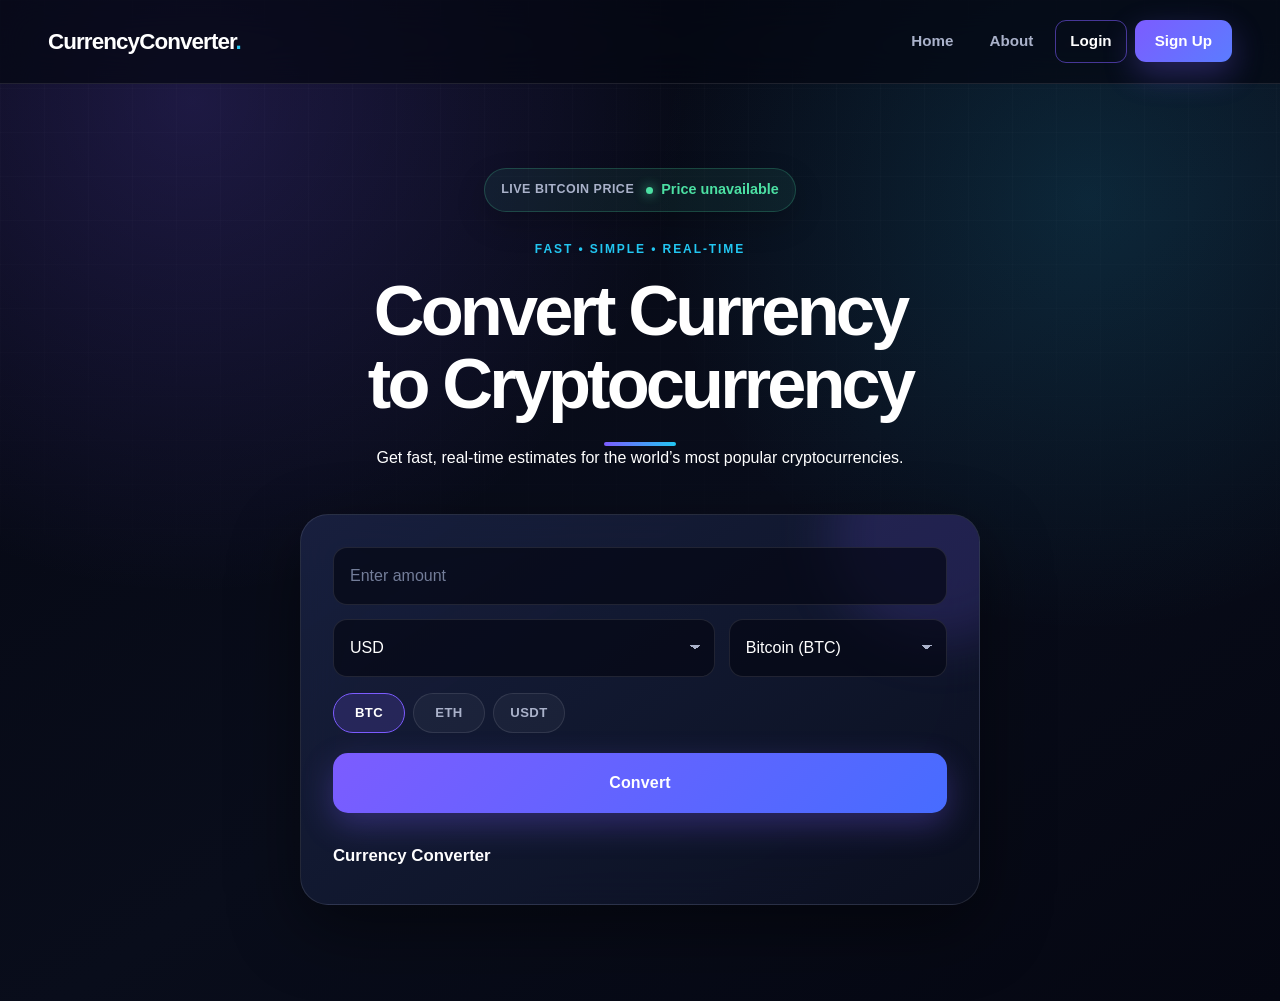
<file: index.html>
<!doctype html>
<html lang="en">
  <head>
    <meta charset="UTF-8" />
    <meta name="viewport" content="width=device-width, initial-scale=1.0" />
    <title>CurrencyConverter</title>

    <!-- CSS -->
    <link rel="stylesheet" href="src/styles.css" />
  </head>

  <body>
    <!-- HEADER -->
    <header class="header">
      <div class="logo">CurrencyConverter</div>

      <nav class="nav">
        <button class="nav-toggle" aria-label="Toggle navigation">☰</button>

        <ul class="nav-menu">
          <li><a href="index.html">Home</a></li>
          <li><a href="about.html">About</a></li>

          <!-- Auth buttons -->
          <li class="nav-login">
            <button id="openLogin" class="login-btn">Login</button>
          </li>
          <li class="nav-signup">
            <button class="signup-btn">Sign Up</button>
          </li>

          <!-- Logged-in links -->
          <li class="nav-dashboard" style="display: none">
            <a href="dashboard.html">Dashboard</a>
          </li>
          <li class="nav-logout" style="display: none">
            <button id="logoutBtn" class="login-btn">Logout</button>
          </li>
        </ul>
      </nav>
    </header>

    <!-- MAIN CONTENT -->
    <main class="container">
      <!-- LIVE BITCOIN PRICE -->
      <section id="btc-ticker">
        <h2>Live Bitcoin Price</h2>
        <p id="btcPrice">Loading...</p>
      </section>
      <!-- CONVERTER SECTION -->
      <section id="converter">
        <h1>Convert Currency to Cryptocurrency</h1>

        <p class="converter-subtitle">
          Get fast, real-time estimates for the world’s most popular
          cryptocurrencies.
        </p>

        <div class="converter">
          <input type="number" id="amount" placeholder="Enter amount" />

          <select id="currency">
            <option value="usd">USD</option>
            <option value="eur">EUR</option>
            <option value="gbp">GBP</option>
          </select>

          <select id="crypto">
            <option value="bitcoin">Bitcoin (BTC)</option>
            <option value="ethereum">Ethereum (ETH)</option>
            <option value="tether">Tether (USDT)</option>
            <option value="solana">Solana (SOL)</option>
            <option value="litecoin">Litecoin (LTC)</option>
          </select>

          <div class="quick-convert">
            <button data-crypto="bitcoin">BTC</button>
            <button data-crypto="ethereum">ETH</button>
            <button data-crypto="tether">USDT</button>
          </div>

          <button id="convertBtn">Convert</button>

          <p id="result"></p>
        </div>
      </section>
    </main>

    <!-- LOGIN MODAL -->
    <div class="modal-overlay" id="loginModal">
      <div class="modal">
        <button class="modal-x" aria-label="Close modal">&times;</button>

        <h2>Business Login</h2>

        <input type="email" placeholder="Business Email" />
        <input type="password" placeholder="Password" />

        <button class="primary-btn">Login</button>
        <button class="modal-close">Cancel</button>
      </div>
    </div>

    <!-- SIGN UP MODAL -->
<div class="modal-overlay" id="signupModal">
  <div class="modal">
    <button
      type="button"
      class="modal-x"
      aria-label="Close sign-up modal"
    >
      &times;
    </button>

    <h2>Create Your Account</h2>

    <input
      id="signupName"
      type="text"
      placeholder="Name or business name"
      autocomplete="organization"
    />

    <input
      id="signupEmail"
      type="email"
      placeholder="Email address"
      autocomplete="email"
    />

    <input
      id="signupPassword"
      type="password"
      placeholder="Password"
      autocomplete="new-password"
    />

    <input
      id="signupConfirmPassword"
      type="password"
      placeholder="Confirm password"
      autocomplete="new-password"
    />

    <p class="modal-message" id="signupMessage"></p>

    <button
      type="button"
      class="primary-btn"
      id="createAccountBtn"
    >
      Create Account
    </button>

    <button type="button" class="modal-close">
      Cancel
    </button>
  </div>
</div>

    <!-- JS -->
    <script src="src/script.js"></script>
  </body>
</html>
</file>
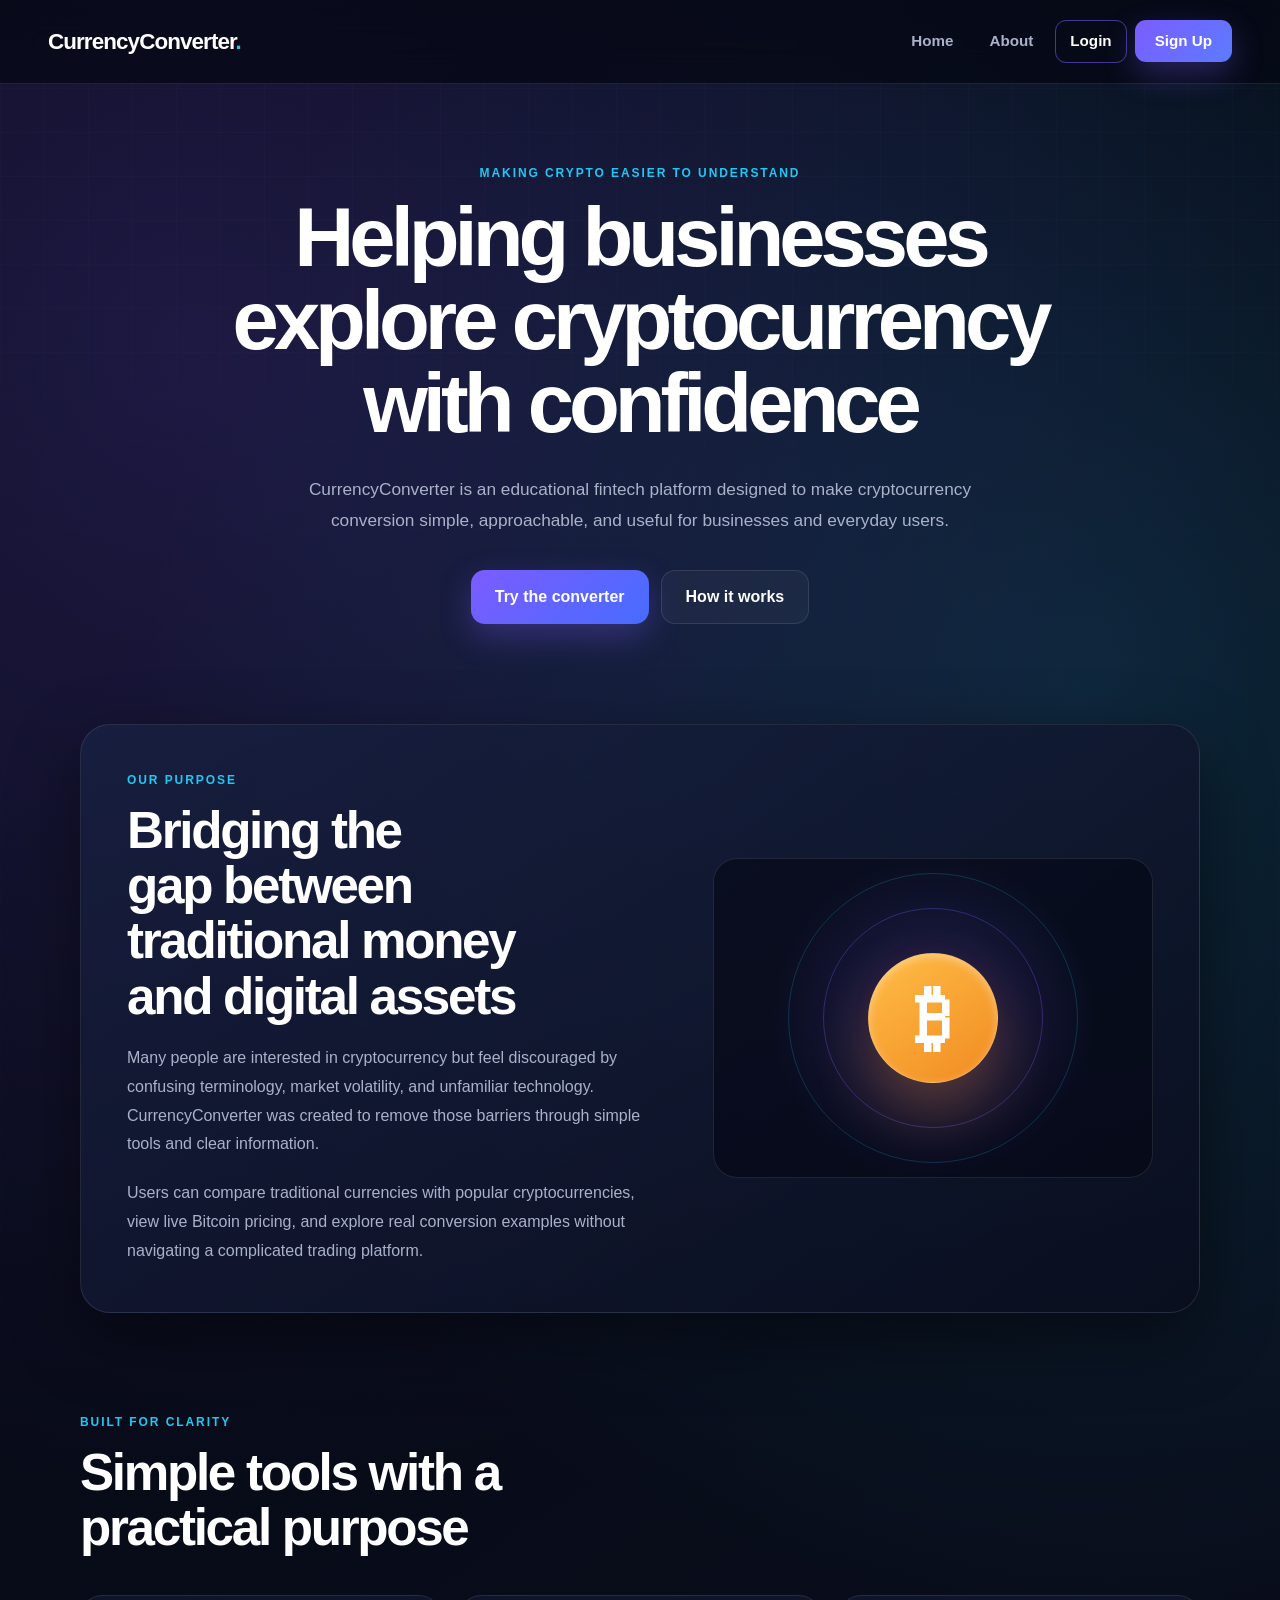
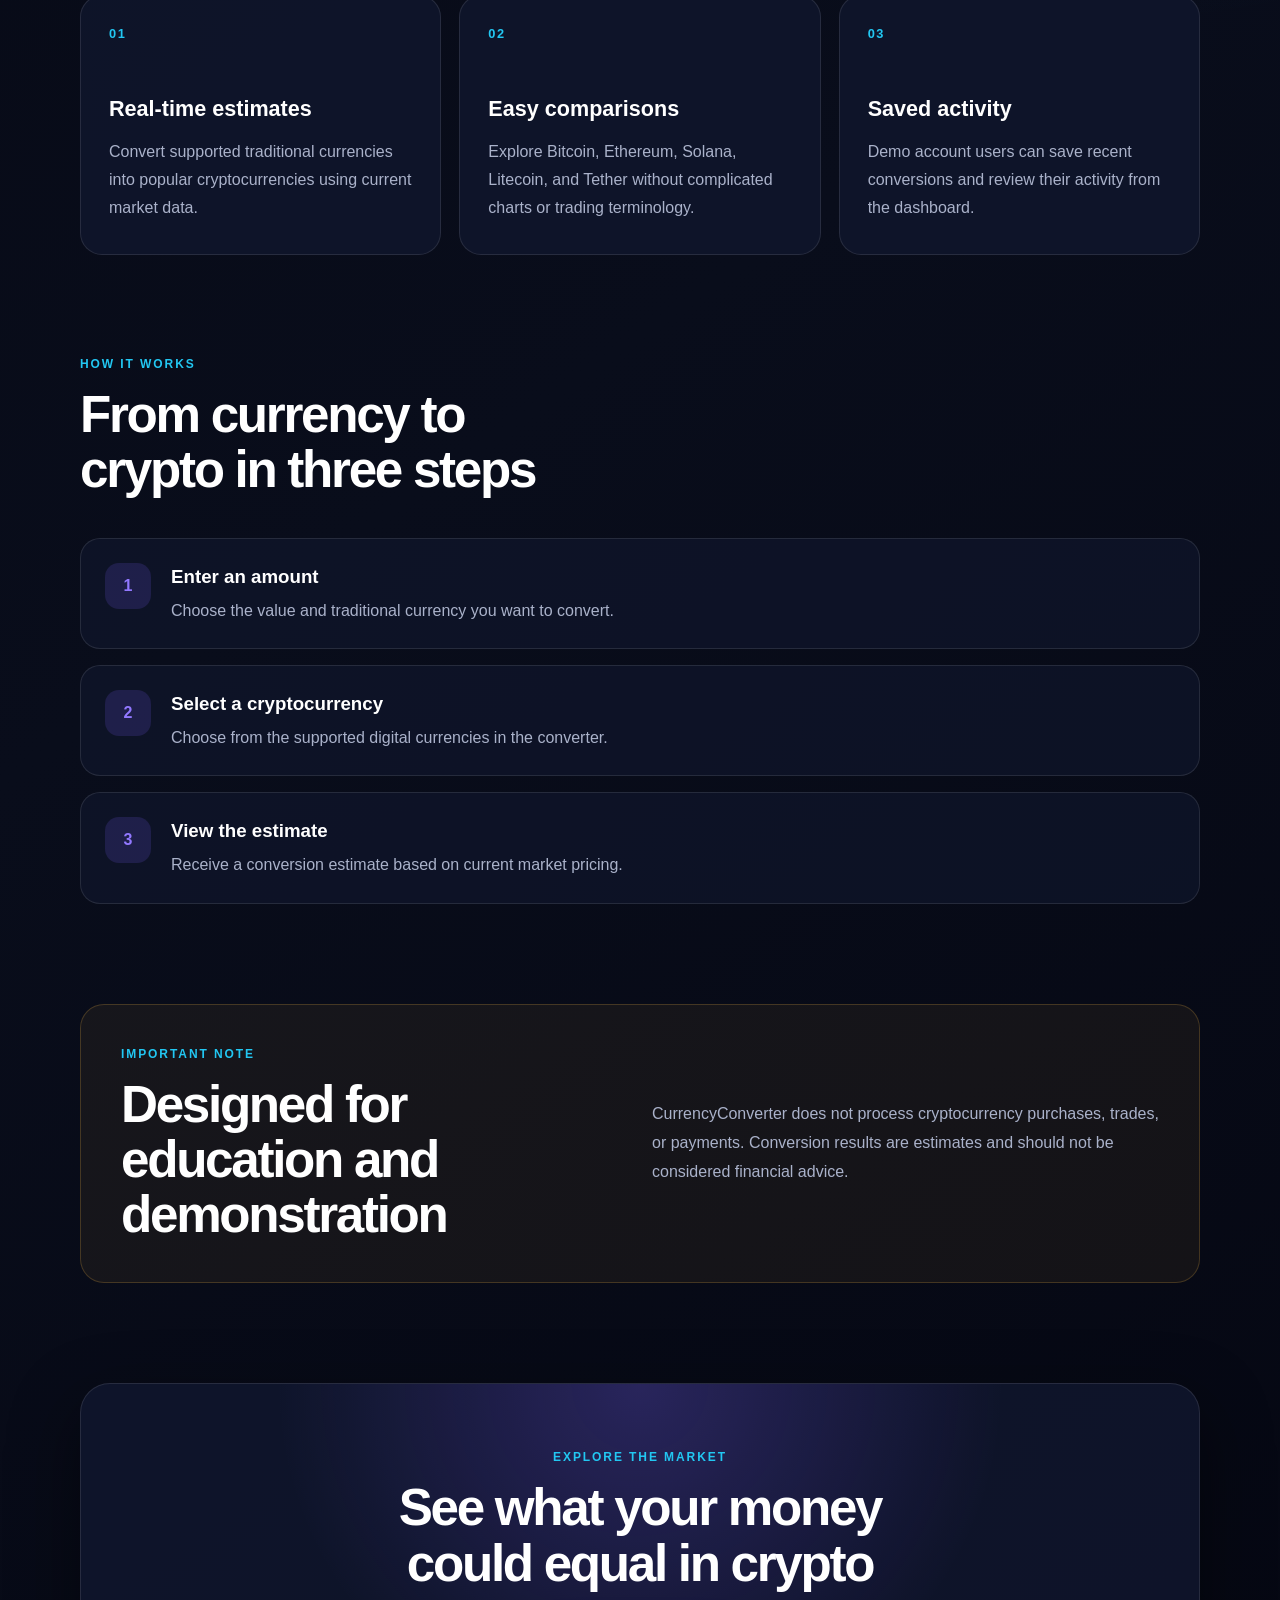
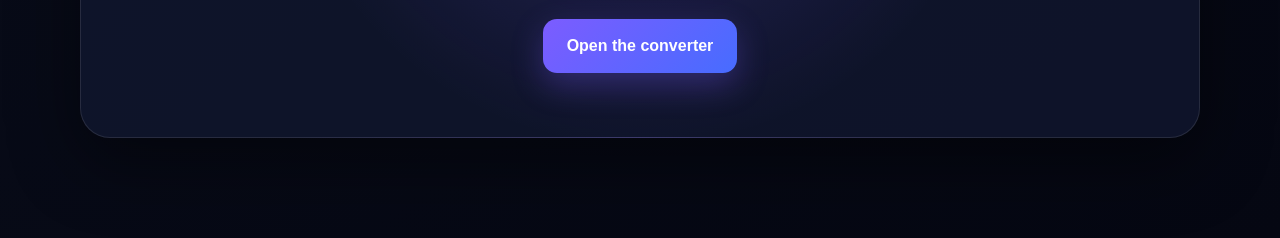
<file: about.html>
<!DOCTYPE html>
<html lang="en">
  <head>
    <meta charset="UTF-8" />
    <meta
      name="viewport"
      content="width=device-width, initial-scale=1.0"
    />

    <meta
      name="description"
      content="Learn how CurrencyConverter makes cryptocurrency conversion easier to understand for businesses and everyday users."
    />

    <title>About | CurrencyConverter</title>

    <link rel="stylesheet" href="src/styles.css" />
  </head>

  <body>
    <header class="header">
      <a href="index.html" class="logo">CurrencyConverter</a>

      <nav class="nav" aria-label="Main navigation">
        <button
          type="button"
          class="nav-toggle"
          aria-label="Toggle navigation"
          aria-expanded="false"
        >
          ☰
        </button>

        <ul class="nav-menu">
          <li>
            <a href="index.html">Home</a>
          </li>

          <li>
            <a href="about.html">About</a>
          </li>

          <li class="nav-login">
            <button
              type="button"
              id="openLogin"
              class="login-btn"
            >
              Login
            </button>
          </li>

          <li class="nav-signup">
            <button type="button" class="signup-btn">
              Sign Up
            </button>
          </li>

          <li class="nav-dashboard" style="display: none">
            <a href="dashboard.html">Dashboard</a>
          </li>

          <li class="nav-logout" style="display: none">
            <button
              type="button"
              id="logoutBtn"
              class="login-btn"
            >
              Logout
            </button>
          </li>
        </ul>
      </nav>
    </header>

    <main class="about-page">
      <section class="about-hero">
        <p class="about-hero__eyebrow">
          Making crypto easier to understand
        </p>

        <h1>
          Helping businesses explore cryptocurrency with confidence
        </h1>

        <p class="about-hero__intro">
          CurrencyConverter is an educational fintech platform
          designed to make cryptocurrency conversion simple,
          approachable, and useful for businesses and everyday users.
        </p>

        <div class="about-hero__actions">
          <a
            href="index.html#converter"
            class="about-btn about-btn--primary"
          >
            Try the converter
          </a>

          <a
            href="#how-it-works"
            class="about-btn about-btn--secondary"
          >
            How it works
          </a>
        </div>
      </section>

      <section class="about-mission">
        <div class="about-mission__content">
          <p class="about-section__eyebrow">Our purpose</p>

          <h2>
            Bridging the gap between traditional money and digital
            assets
          </h2>

          <p>
            Many people are interested in cryptocurrency but feel
            discouraged by confusing terminology, market volatility,
            and unfamiliar technology. CurrencyConverter was created
            to remove those barriers through simple tools and clear
            information.
          </p>

          <p>
            Users can compare traditional currencies with popular
            cryptocurrencies, view live Bitcoin pricing, and explore
            real conversion examples without navigating a complicated
            trading platform.
          </p>
        </div>

        <div class="about-mission__visual" aria-hidden="true">
          <div class="about-orbit about-orbit--one"></div>
          <div class="about-orbit about-orbit--two"></div>

          <div class="about-coin">
            <span>₿</span>
          </div>
        </div>
      </section>

      <section class="about-features">
        <div class="about-section-heading">
          <p class="about-section__eyebrow">Built for clarity</p>

          <h2>Simple tools with a practical purpose</h2>
        </div>

        <div class="about-feature-grid">
          <article class="about-feature-card">
            <span class="about-feature-card__number">01</span>

            <h3>Real-time estimates</h3>

            <p>
              Convert supported traditional currencies into popular
              cryptocurrencies using current market data.
            </p>
          </article>

          <article class="about-feature-card">
            <span class="about-feature-card__number">02</span>

            <h3>Easy comparisons</h3>

            <p>
              Explore Bitcoin, Ethereum, Solana, Litecoin, and Tether
              without complicated charts or trading terminology.
            </p>
          </article>

          <article class="about-feature-card">
            <span class="about-feature-card__number">03</span>

            <h3>Saved activity</h3>

            <p>
              Demo account users can save recent conversions and
              review their activity from the dashboard.
            </p>
          </article>
        </div>
      </section>

      <section class="about-process" id="how-it-works">
        <div class="about-section-heading">
          <p class="about-section__eyebrow">How it works</p>

          <h2>From currency to crypto in three steps</h2>
        </div>

        <div class="about-steps">
          <article class="about-step">
            <div class="about-step__icon">1</div>

            <div>
              <h3>Enter an amount</h3>

              <p>
                Choose the value and traditional currency you want to
                convert.
              </p>
            </div>
          </article>

          <article class="about-step">
            <div class="about-step__icon">2</div>

            <div>
              <h3>Select a cryptocurrency</h3>

              <p>
                Choose from the supported digital currencies in the
                converter.
              </p>
            </div>
          </article>

          <article class="about-step">
            <div class="about-step__icon">3</div>

            <div>
              <h3>View the estimate</h3>

              <p>
                Receive a conversion estimate based on current market
                pricing.
              </p>
            </div>
          </article>
        </div>
      </section>

      <section class="about-disclaimer">
        <div>
          <p class="about-section__eyebrow">Important note</p>

          <h2>Designed for education and demonstration</h2>
        </div>

        <p>
          CurrencyConverter does not process cryptocurrency purchases,
          trades, or payments. Conversion results are estimates and
          should not be considered financial advice.
        </p>
      </section>

      <section class="about-cta">
        <p class="about-section__eyebrow">
          Explore the market
        </p>

        <h2>See what your money could equal in crypto</h2>

        <a
          href="index.html#converter"
          class="about-btn about-btn--primary"
        >
          Open the converter
        </a>
      </section>
    </main>

    <!-- LOGIN MODAL -->
    <div class="modal-overlay" id="loginModal">
      <div class="modal">
        <button
          type="button"
          class="modal-x"
          aria-label="Close login modal"
        >
          &times;
        </button>

        <h2>Account Login</h2>

        <input
          type="email"
          placeholder="Email address"
          autocomplete="email"
        />

        <input
          type="password"
          placeholder="Password"
          autocomplete="current-password"
        />

        <button type="button" class="primary-btn">
          Login
        </button>

        <button type="button" class="modal-close">Cancel</button>
      </div>
    </div>

    <!-- SIGN UP MODAL -->
<div class="modal-overlay" id="signupModal">
  <div class="modal">
    <button
      type="button"
      class="modal-x"
      aria-label="Close sign-up modal"
    >
      &times;
    </button>

    <h2>Create Your Account</h2>

    <input
      id="signupName"
      type="text"
      placeholder="Name or business name"
      autocomplete="organization"
    />

    <input
      id="signupEmail"
      type="email"
      placeholder="Email address"
      autocomplete="email"
    />

    <input
      id="signupPassword"
      type="password"
      placeholder="Password"
      autocomplete="new-password"
    />

    <input
      id="signupConfirmPassword"
      type="password"
      placeholder="Confirm password"
      autocomplete="new-password"
    />

    <p class="modal-message" id="signupMessage"></p>

    <button
      type="button"
      class="primary-btn"
      id="createAccountBtn"
    >
      Create Account
    </button>

    <button type="button" class="modal-close">
      Cancel
    </button>
  </div>
</div>

    <script src="src/script.js"></script>
  </body>
</html>
</file>
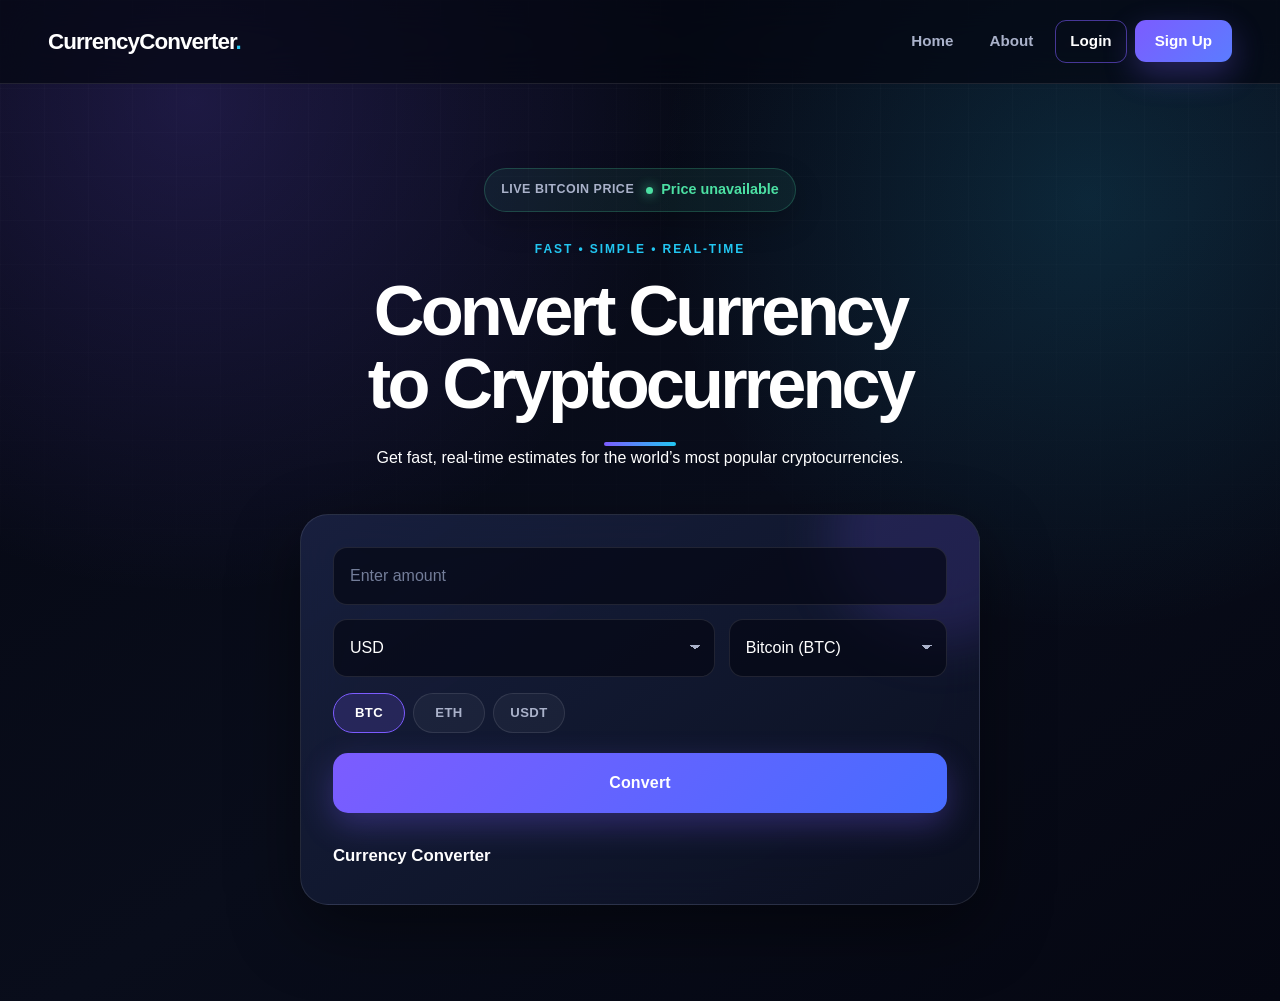
<file: dashboard.html>
<!DOCTYPE html>
<html lang="en">
<head>
  <meta charset="UTF-8">
  <meta name="viewport" content="width=device-width, initial-scale=1.0">
  <title>Business Dashboard</title>
  <link rel="stylesheet" href="src/styles.css">
</head>
<body>

  <!-- HEADER -->
  <header class="header">
    <div class="logo">CurrencyConverter</div>

    <nav class="nav">
      <button class="nav-toggle" aria-label="Toggle navigation">☰</button>

      <ul class="nav-menu">
        <li><a href="index.html">Home</a></li>
        <li><a href="about.html">About</a></li>
        <li><button id="logoutBtn" class="login-btn">Logout</button></li>
      </ul>
    </nav>
  </header>

  <!-- MAIN CONTENT -->
  <main class="container">
    <h1>Your Conversion Reports</h1>

    <!-- Clear History Button -->
    <button id="clearHistoryBtn" class="primary-btn">Clear History</button>

    <table id="reportTable">
      <thead>
        <tr>
          <th>Date</th>
          <th>Amount</th>
          <th>Currency</th>
          <th>Crypto</th>
          <th>Result</th>
        </tr>
      </thead>
      <tbody></tbody>
    </table>
  </main>

  <!-- DASHBOARD SCRIPT -->
  <script>
    // Redirect if not logged in
    if (!localStorage.getItem('isLoggedIn')) {
      window.location.href = "index.html";
    }

    const logoutBtn = document.getElementById('logoutBtn');
    const tableBody = document.querySelector('#reportTable tbody');
    const clearHistoryBtn = document.getElementById('clearHistoryBtn');

    // Load conversion reports
    function loadReports() {
      tableBody.innerHTML = '';
      const reports = JSON.parse(localStorage.getItem('reports')) || [];

      if (reports.length === 0) {
        const row = document.createElement('tr');
        row.innerHTML = `<td colspan="5" style="text-align:center;">No conversion history yet.</td>`;
        tableBody.appendChild(row);
        return;
      }

      reports.forEach(report => {
        const row = document.createElement('tr');
        row.innerHTML = `
          <td>${report.date}</td>
          <td>${report.amount}</td>
          <td>${report.currency}</td>
          <td>${report.crypto}</td>
          <td>${report.result}</td>
        `;
        tableBody.appendChild(row);
      });
    }

    loadReports();

    // Clear history
    clearHistoryBtn.addEventListener('click', () => {
      if (confirm('Are you sure you want to clear all conversion history?')) {
        localStorage.removeItem('reports');
        loadReports();
      }
    });

    // Logout
    logoutBtn.addEventListener('click', () => {
      localStorage.removeItem('isLoggedIn');
      window.location.href = "index.html";
    });

    // Optional: mobile nav toggle
    const toggleBtn = document.querySelector('.nav-toggle');
    const navMenu = document.querySelector('.nav-menu');
    if (toggleBtn && navMenu) {
      toggleBtn.addEventListener('click', () => {
        navMenu.classList.toggle('open');
        toggleBtn.classList.toggle('active');
        document.body.classList.toggle('menu-open');
      });
    }
  </script>

</body>
</html>
</file>
<file: src/styles.css>
:root {
  --background: #050712;
  --background-soft: #0b1020;
  --surface: rgba(17, 24, 48, 0.82);
  --surface-solid: #111830;
  --surface-light: #182142;

  --primary: #7c5cff;
  --primary-hover: #9278ff;
  --secondary: #22c7f2;
  --success: #4ce0a3;

  --text-primary: #ffffff;
  --text-secondary: #aab2ca;
  --text-muted: #737d99;

  --border: rgba(255, 255, 255, 0.1);
  --border-primary: rgba(124, 92, 255, 0.55);

  --shadow-card: 0 24px 70px rgba(0, 0, 0, 0.45);
  --shadow-primary: 0 12px 32px rgba(124, 92, 255, 0.3);
}

*,
*::before,
*::after {
  box-sizing: border-box;
  margin: 0;
  padding: 0;
}

html {
  scroll-behavior: smooth;
}

body {
  min-width: 320px;
  min-height: 100vh;
  overflow-x: hidden;
  background:
    radial-gradient(
      circle at 15% 10%,
      rgba(124, 92, 255, 0.2),
      transparent 35%
    ),
    radial-gradient(
      circle at 85% 20%,
      rgba(34, 199, 242, 0.14),
      transparent 32%
    ),
    linear-gradient(145deg, #050712 0%, #090d1b 55%, #050712 100%);
  color: var(--text-primary);
  font-family: Inter, Arial, Helvetica, sans-serif;
  line-height: 1.5;
}

body::before {
  content: "";
  position: fixed;
  inset: 0;
  z-index: -1;
  pointer-events: none;
  background-image:
    linear-gradient(rgba(255, 255, 255, 0.018) 1px, transparent 1px),
    linear-gradient(90deg, rgba(255, 255, 255, 0.018) 1px, transparent 1px);
  background-size: 44px 44px;
  mask-image: linear-gradient(to bottom, black, transparent 85%);
}

body.menu-open {
  overflow: hidden;
}

a {
  color: inherit;
  text-decoration: none;
}

button,
input,
select {
  font: inherit;
}

button {
  cursor: pointer;
}

/* HEADER */

.header {
  position: relative;
  z-index: 100;
  display: flex;
  align-items: center;
  justify-content: space-between;
  min-height: 76px;
  padding: 0 24px;
  border-bottom: 1px solid var(--border);
  background: rgba(5, 7, 18, 0.72);
  backdrop-filter: blur(18px);
  -webkit-backdrop-filter: blur(18px);
}

.logo {
  font-size: 1.4rem;
  font-weight: 800;
  letter-spacing: -0.04em;
}

.logo::after {
  content: ".";
  color: var(--secondary);
}

/* NAVIGATION */

.nav {
  display: flex;
  align-items: center;
}

.nav-toggle {
  display: flex;
  align-items: center;
  justify-content: center;
  width: 44px;
  height: 44px;
  padding: 0;
  border: 1px solid var(--border-primary);
  border-radius: 12px;
  background: rgba(124, 92, 255, 0.1);
  color: var(--text-primary);
  font-size: 1.35rem;
  transition:
    transform 0.25s ease,
    background-color 0.25s ease,
    box-shadow 0.25s ease;
}

.nav-toggle:hover {
  background: rgba(124, 92, 255, 0.2);
  box-shadow: 0 0 24px rgba(124, 92, 255, 0.25);
}

.nav-toggle.active {
  transform: rotate(90deg);
}

.nav-menu {
  position: absolute;
  top: 66px;
  right: 16px;
  display: flex;
  min-width: 220px;
  flex-direction: column;
  gap: 6px;
  padding: 12px;
  border: 1px solid var(--border);
  border-radius: 18px;
  background: rgba(13, 18, 37, 0.96);
  box-shadow: var(--shadow-card);
  list-style: none;
  opacity: 0;
  pointer-events: none;
  transform: translateY(-10px) scale(0.98);
  transform-origin: top right;
  transition:
    opacity 0.25s ease,
    transform 0.25s ease;
  backdrop-filter: blur(18px);
  -webkit-backdrop-filter: blur(18px);
}

.nav-menu.open {
  opacity: 1;
  pointer-events: auto;
  transform: translateY(0) scale(1);
}

.nav-menu li {
  width: 100%;
}

.nav-menu a,
.nav-menu button {
  display: flex;
  align-items: center;
  width: 100%;
  min-height: 44px;
  padding: 10px 14px;
  border: none;
  border-radius: 11px;
  background: transparent;
  color: var(--text-secondary);
  text-align: left;
  font-size: 0.95rem;
  font-weight: 600;
  transition:
    color 0.2s ease,
    background-color 0.2s ease;
}

.nav-menu a:hover,
.nav-menu button:hover {
  background: rgba(255, 255, 255, 0.06);
  color: var(--text-primary);
}

.nav-menu .signup-btn {
  justify-content: center;
  background: linear-gradient(135deg, var(--primary), #5b7cff);
  color: #ffffff;
  box-shadow: var(--shadow-primary);
}

.nav-menu .signup-btn:hover {
  background: linear-gradient(135deg, var(--primary-hover), #718eff);
}

.nav-menu .login-btn {
  justify-content: center;
  border: 1px solid var(--border-primary);
  color: var(--text-primary);
}

/* MAIN LAYOUT */

.container {
  width: min(100% - 32px, 1040px);
  margin: 0 auto;
  padding: 64px 0 96px;
  text-align: center;
}

/* BITCOIN TICKER */

#btc-ticker {
  display: inline-flex;
  align-items: center;
  gap: 12px;
  margin-bottom: 28px;
  padding: 10px 16px;
  border: 1px solid rgba(76, 224, 163, 0.22);
  border-radius: 100px;
  background: rgba(76, 224, 163, 0.07);
  box-shadow: 0 12px 30px rgba(0, 0, 0, 0.2);
}

#btc-ticker h2 {
  color: var(--text-secondary);
  font-size: 0.78rem;
  font-weight: 600;
  letter-spacing: 0.04em;
  text-transform: uppercase;
}

#btcPrice {
  color: var(--success);
  font-size: 0.9rem;
  font-weight: 800;
}

#btcPrice::before {
  content: "";
  display: inline-block;
  width: 7px;
  height: 7px;
  margin-right: 8px;
  border-radius: 50%;
  background: var(--success);
  box-shadow: 0 0 12px var(--success);
}

/* CONVERTER */

#converter {
  position: relative;
  width: min(100%, 680px);
  margin: 0 auto;
}

#converter::before {
  content: "Fast • Simple • Real-time";
  display: block;
  margin-bottom: 16px;
  color: var(--secondary);
  font-size: 0.75rem;
  font-weight: 800;
  letter-spacing: 0.16em;
  text-transform: uppercase;
}

#converter h1 {
  max-width: 620px;
  margin: 0 auto;
  font-size: clamp(2.25rem, 7vw, 4.4rem);
  font-weight: 800;
  line-height: 1.04;
  letter-spacing: -0.055em;
  text-wrap: balance;
}

#converter h1::after {
  content: "";
  display: block;
  width: 72px;
  height: 4px;
  margin: 22px auto 0;
  border-radius: 10px;
  background: linear-gradient(90deg, var(--primary), var(--secondary));
}

.converter {
  position: relative;
  display: grid;
  grid-template-columns: 1fr;
  gap: 14px;
  margin-top: 44px;
  padding: 24px;
  border: 1px solid var(--border);
  border-radius: 28px;
  background: linear-gradient(
    145deg,
    rgba(26, 34, 67, 0.88),
    rgba(11, 16, 32, 0.92)
  );
  box-shadow: var(--shadow-card);
  overflow: hidden;
  text-align: left;
  backdrop-filter: blur(20px);
  -webkit-backdrop-filter: blur(20px);
}

.converter::before {
  content: "";
  position: absolute;
  top: -90px;
  right: -70px;
  width: 220px;
  height: 220px;
  border-radius: 50%;
  background: rgba(124, 92, 255, 0.16);
  filter: blur(25px);
  pointer-events: none;
}

.converter::after {
  content: "Currency Converter";
  position: relative;
  grid-column: 1 / -1;
  margin-bottom: 4px;
  color: var(--text-primary);
  font-size: 1.05rem;
  font-weight: 700;
}

.converter input,
.converter select {
  position: relative;
  z-index: 1;
  width: 100%;
  height: 58px;
  padding: 0 16px;
  border: 1px solid var(--border);
  border-radius: 14px;
  outline: none;
  background: rgba(5, 8, 21, 0.7);
  color: var(--text-primary);
  font-size: 1rem;
  transition:
    border-color 0.2s ease,
    box-shadow 0.2s ease,
    background-color 0.2s ease;
}

.converter input::placeholder {
  color: var(--text-muted);
}

.converter input:focus,
.converter select:focus {
  border-color: var(--primary);
  background: rgba(10, 14, 31, 0.95);
  box-shadow: 0 0 0 4px rgba(124, 92, 255, 0.13);
}

.converter select {
  appearance: none;
  background-image:
    linear-gradient(45deg, transparent 50%, var(--text-secondary) 50%),
    linear-gradient(135deg, var(--text-secondary) 50%, transparent 50%);
  background-position:
    calc(100% - 19px) 25px,
    calc(100% - 14px) 25px;
  background-size: 5px 5px;
  background-repeat: no-repeat;
}

.converter select option {
  background: var(--surface-solid);
  color: var(--text-primary);
}

/* QUICK CRYPTO BUTTONS */

.quick-convert {
  position: relative;
  z-index: 1;
  display: flex;
  flex-wrap: wrap;
  gap: 8px;
  margin: 2px 0;
}

.quick-convert button {
  min-width: 72px;
  padding: 9px 15px;
  border: 1px solid var(--border);
  border-radius: 100px;
  background: rgba(255, 255, 255, 0.04);
  color: var(--text-secondary);
  font-size: 0.82rem;
  font-weight: 800;
  letter-spacing: 0.03em;
  transition:
    transform 0.2s ease,
    color 0.2s ease,
    border-color 0.2s ease,
    background-color 0.2s ease;
}

.quick-convert button:hover {
  transform: translateY(-2px);
  border-color: var(--secondary);
  background: rgba(34, 199, 242, 0.1);
  color: #ffffff;
}

.quick-convert button.active {
  border-color: var(--primary);
  background: rgba(124, 92, 255, 0.18);
  color: #ffffff;
}

/* MAIN CONVERT BUTTON */

#convertBtn {
  position: relative;
  z-index: 1;
  width: 100%;
  height: 60px;
  margin-top: 4px;
  border: none;
  border-radius: 15px;
  background: linear-gradient(135deg, var(--primary), #476cff);
  color: #ffffff;
  font-size: 1rem;
  font-weight: 800;
  letter-spacing: 0.01em;
  box-shadow: var(--shadow-primary);
  transition:
    transform 0.2s ease,
    filter 0.2s ease,
    box-shadow 0.2s ease;
}

#convertBtn:hover {
  transform: translateY(-2px);
  filter: brightness(1.08);
  box-shadow: 0 16px 36px rgba(124, 92, 255, 0.4);
}

#convertBtn:active {
  transform: translateY(0);
}

/* RESULT */

#result {
  position: relative;
  z-index: 1;
  min-height: 0;
  margin: 0;
  padding: 0;
  border: 1px solid transparent;
  border-radius: 16px;
  color: var(--text-primary);
  font-size: clamp(1.1rem, 4vw, 1.45rem);
  font-weight: 800;
  line-height: 1.4;
  opacity: 0;
  transform: translateY(8px);
  transition:
    opacity 0.3s ease,
    transform 0.3s ease,
    min-height 0.3s ease,
    padding 0.3s ease;
}

#result.show {
  min-height: 76px;
  padding: 18px;
  border-color: rgba(76, 224, 163, 0.22);
  background: rgba(76, 224, 163, 0.08);
  color: var(--success);
  opacity: 1;
  transform: translateY(0);
}

#result[data-type="error"] {
  border-color: rgba(255, 102, 122, 0.3);
  background: rgba(255, 102, 122, 0.1);
  color: #ff8b9b;
}

#result[data-type="loading"] {
  border-color: rgba(34, 199, 242, 0.25);
  background: rgba(34, 199, 242, 0.08);
  color: #70dcf8;
}

#convertBtn:disabled {
  cursor: wait;
  opacity: 0.7;
  transform: none;
}

/* MODALS */

.modal-overlay {
  position: fixed;
  inset: 0;
  z-index: 1000;
  display: flex;
  align-items: center;
  justify-content: center;
  padding: 20px;
  background: rgba(1, 3, 10, 0.78);
  opacity: 0;
  visibility: hidden;
  pointer-events: none;
  transition:
    opacity 0.25s ease,
    visibility 0.25s ease;
  backdrop-filter: blur(10px);
  -webkit-backdrop-filter: blur(10px);
}

.modal-overlay.active {
  opacity: 1;
  visibility: visible;
  pointer-events: auto;
}

.modal {
  position: relative;
  width: min(100%, 420px);
  max-height: calc(100vh - 40px);
  overflow-y: auto;
  padding: 32px;
  border: 1px solid var(--border);
  border-radius: 24px;
  background: linear-gradient(
    145deg,
    rgba(24, 33, 66, 0.98),
    rgba(10, 14, 30, 0.98)
  );
  box-shadow: var(--shadow-card);
  text-align: center;
  transform: translateY(16px) scale(0.98);
  transition: transform 0.25s ease;
}

.modal-overlay.active .modal {
  transform: translateY(0) scale(1);
}

.modal h2 {
  margin-bottom: 24px;
  color: var(--text-primary);
  font-size: 1.7rem;
  letter-spacing: -0.035em;
}

.modal input {
  width: 100%;
  height: 54px;
  margin-bottom: 14px;
  padding: 0 15px;
  border: 1px solid var(--border);
  border-radius: 13px;
  outline: none;
  background: rgba(5, 8, 21, 0.7);
  color: var(--text-primary);
  transition:
    border-color 0.2s ease,
    box-shadow 0.2s ease;
}

.modal input::placeholder {
  color: var(--text-muted);
}

.modal input:focus {
  border-color: var(--primary);
  box-shadow: 0 0 0 4px rgba(124, 92, 255, 0.13);
}

.primary-btn {
  width: 100%;
  min-height: 54px;
  margin-top: 6px;
  border: none;
  border-radius: 13px;
  background: linear-gradient(135deg, var(--primary), #476cff);
  color: #ffffff;
  font-weight: 800;
  box-shadow: var(--shadow-primary);
}

.primary-btn:hover {
  filter: brightness(1.08);
}

.modal-close {
  margin-top: 14px;
  border: none;
  background: none;
  color: var(--text-muted);
  font-weight: 600;
}

.modal-close:hover {
  color: var(--text-primary);
}

.modal-x {
  position: absolute;
  top: 14px;
  right: 14px;
  display: flex;
  align-items: center;
  justify-content: center;
  width: 38px;
  height: 38px;
  padding: 0;
  border: 1px solid var(--border);
  border-radius: 50%;
  background: rgba(255, 255, 255, 0.04);
  color: var(--text-secondary);
  font-size: 1.45rem;
  line-height: 1;
  transition:
    color 0.2s ease,
    background-color 0.2s ease,
    transform 0.2s ease;
}

.modal-x:hover {
  transform: rotate(90deg);
  background: rgba(255, 255, 255, 0.09);
  color: #ffffff;
}

/* TABLET AND DESKTOP */

@media (min-width: 768px) {
  .header {
    min-height: 84px;
    padding: 0 48px;
  }

  .nav-toggle {
    display: none;
  }

  .nav-menu {
    position: static;
    display: flex;
    min-width: auto;
    flex-direction: row;
    align-items: center;
    gap: 8px;
    padding: 0;
    border: none;
    border-radius: 0;
    background: none;
    box-shadow: none;
    opacity: 1;
    pointer-events: auto;
    transform: none;
    backdrop-filter: none;
  }

  .nav-menu li {
    width: auto;
  }

  .nav-menu a,
  .nav-menu button {
    width: auto;
    min-height: 42px;
    padding: 9px 14px;
  }

  .nav-menu .signup-btn {
    padding-inline: 20px;
  }

  .container {
    padding-top: 84px;
  }

  .converter {
    grid-template-columns: 1.4fr 0.8fr;
    padding: 32px;
  }

  .converter::after,
  .quick-convert,
  #convertBtn,
  #result {
    grid-column: 1 / -1;
  }

  .converter input {
    grid-column: 1 / -1;
  }
}

/* =========================
   ABOUT PAGE
========================= */

.about-page {
  width: min(100% - 32px, 1120px);
  margin: 0 auto;
  padding: 80px 0 100px;
}

.about-hero {
  max-width: 860px;
  margin: 0 auto 100px;
  text-align: center;
}

.about-hero__eyebrow,
.about-section__eyebrow {
  margin-bottom: 14px;
  color: var(--secondary);
  font-size: 0.75rem;
  font-weight: 800;
  letter-spacing: 0.16em;
  text-transform: uppercase;
}

.about-hero h1 {
  font-size: clamp(2.6rem, 7vw, 5.2rem);
  line-height: 1;
  letter-spacing: -0.06em;
  text-wrap: balance;
}

.about-hero__intro {
  max-width: 690px;
  margin: 28px auto 0;
  color: var(--text-secondary);
  font-size: 1.08rem;
  line-height: 1.8;
}

.about-hero__actions {
  display: flex;
  flex-wrap: wrap;
  justify-content: center;
  gap: 12px;
  margin-top: 34px;
}

.about-btn {
  display: inline-flex;
  align-items: center;
  justify-content: center;
  min-height: 54px;
  padding: 0 24px;
  border-radius: 14px;
  font-weight: 800;
  transition:
    transform 0.2s ease,
    background-color 0.2s ease,
    border-color 0.2s ease,
    box-shadow 0.2s ease;
}

.about-btn:hover {
  transform: translateY(-2px);
}

.about-btn--primary {
  background: linear-gradient(135deg, var(--primary), #476cff);
  color: #ffffff;
  box-shadow: var(--shadow-primary);
}

.about-btn--secondary {
  border: 1px solid var(--border);
  background: rgba(255, 255, 255, 0.04);
  color: var(--text-primary);
}

.about-btn--secondary:hover {
  border-color: var(--border-primary);
  background: rgba(124, 92, 255, 0.1);
}

.about-mission {
  display: grid;
  grid-template-columns: 1fr;
  gap: 48px;
  align-items: center;
  margin-bottom: 100px;
  padding: 32px;
  border: 1px solid var(--border);
  border-radius: 30px;
  background:
    linear-gradient(
      145deg,
      rgba(24, 33, 66, 0.78),
      rgba(10, 14, 30, 0.84)
    );
  box-shadow: var(--shadow-card);
}

.about-mission__content h2,
.about-section-heading h2,
.about-disclaimer h2,
.about-cta h2 {
  font-size: clamp(2rem, 5vw, 3.2rem);
  line-height: 1.08;
  letter-spacing: -0.045em;
  text-wrap: balance;
}

.about-mission__content p:not(.about-section__eyebrow) {
  margin-top: 20px;
  color: var(--text-secondary);
  line-height: 1.8;
}

.about-mission__visual {
  position: relative;
  display: grid;
  min-height: 320px;
  place-items: center;
  overflow: hidden;
  border: 1px solid var(--border);
  border-radius: 24px;
  background:
    radial-gradient(
      circle,
      rgba(124, 92, 255, 0.24),
      transparent 60%
    ),
    rgba(5, 8, 21, 0.6);
}

.about-coin {
  position: relative;
  z-index: 2;
  display: grid;
  width: 130px;
  height: 130px;
  place-items: center;
  border: 1px solid rgba(255, 255, 255, 0.22);
  border-radius: 50%;
  background: linear-gradient(145deg, #ffbd47, #f18b21);
  color: #ffffff;
  font-size: 4.5rem;
  font-weight: 800;
  box-shadow:
    0 28px 60px rgba(241, 139, 33, 0.3),
    inset 0 3px 8px rgba(255, 255, 255, 0.35);
}

.about-orbit {
  position: absolute;
  border: 1px solid rgba(124, 92, 255, 0.32);
  border-radius: 50%;
}

.about-orbit--one {
  width: 220px;
  height: 220px;
}

.about-orbit--two {
  width: 290px;
  height: 290px;
  border-color: rgba(34, 199, 242, 0.2);
}

.about-features,
.about-process {
  margin-bottom: 100px;
}

.about-section-heading {
  max-width: 700px;
  margin-bottom: 40px;
}

.about-feature-grid {
  display: grid;
  grid-template-columns: 1fr;
  gap: 18px;
}

.about-feature-card {
  min-height: 260px;
  padding: 28px;
  border: 1px solid var(--border);
  border-radius: 22px;
  background: rgba(17, 24, 48, 0.72);
  transition:
    transform 0.2s ease,
    border-color 0.2s ease,
    background-color 0.2s ease;
}

.about-feature-card:hover {
  transform: translateY(-5px);
  border-color: var(--border-primary);
  background: rgba(24, 33, 66, 0.9);
}

.about-feature-card__number {
  display: block;
  margin-bottom: 50px;
  color: var(--secondary);
  font-size: 0.8rem;
  font-weight: 800;
  letter-spacing: 0.12em;
}

.about-feature-card h3 {
  margin-bottom: 12px;
  font-size: 1.35rem;
}

.about-feature-card p {
  color: var(--text-secondary);
  line-height: 1.75;
}

.about-steps {
  display: grid;
  gap: 16px;
}

.about-step {
  display: flex;
  gap: 20px;
  align-items: flex-start;
  padding: 24px;
  border: 1px solid var(--border);
  border-radius: 20px;
  background: rgba(17, 24, 48, 0.6);
}

.about-step__icon {
  display: grid;
  width: 46px;
  min-width: 46px;
  height: 46px;
  place-items: center;
  border-radius: 14px;
  background: rgba(124, 92, 255, 0.16);
  color: var(--primary-hover);
  font-weight: 800;
}

.about-step h3 {
  margin-bottom: 6px;
}

.about-step p {
  color: var(--text-secondary);
  line-height: 1.7;
}

.about-disclaimer {
  display: grid;
  grid-template-columns: 1fr;
  gap: 24px;
  margin-bottom: 100px;
  padding: 30px;
  border: 1px solid rgba(255, 189, 71, 0.2);
  border-radius: 24px;
  background: rgba(255, 189, 71, 0.06);
}

.about-disclaimer p:last-child {
  color: var(--text-secondary);
  line-height: 1.8;
}

.about-cta {
  padding: 64px 24px;
  border: 1px solid var(--border);
  border-radius: 30px;
  background:
    radial-gradient(
      circle at top,
      rgba(124, 92, 255, 0.24),
      transparent 55%
    ),
    rgba(17, 24, 48, 0.78);
  text-align: center;
  box-shadow: var(--shadow-card);
}

.about-cta h2 {
  max-width: 700px;
  margin: 0 auto 28px;
}

@media (min-width: 768px) {
  .about-mission {
    grid-template-columns: 1.1fr 0.9fr;
    padding: 46px;
  }

  .about-feature-grid {
    grid-template-columns: repeat(3, 1fr);
  }

  .about-disclaimer {
    grid-template-columns: 1fr 1fr;
    align-items: center;
    padding: 40px;
  }
}

@media (max-width: 520px) {
  .about-page {
    width: min(100% - 24px, 1120px);
    padding: 56px 0 72px;
  }

  .about-hero {
    margin-bottom: 72px;
  }

  .about-hero__actions {
    flex-direction: column;
  }

  .about-btn {
    width: 100%;
  }

  .about-mission,
  .about-feature-card,
  .about-step,
  .about-disclaimer {
    padding: 22px;
  }

  .about-mission,
  .about-features,
  .about-process,
  .about-disclaimer {
    margin-bottom: 72px;
  }

  .about-mission__visual {
    min-height: 260px;
  }

  .about-coin {
    width: 105px;
    height: 105px;
    font-size: 3.6rem;
  }

  .about-orbit--one {
    width: 180px;
    height: 180px;
  }

  .about-orbit--two {
    width: 235px;
    height: 235px;
  }

  .about-cta {
    padding: 48px 20px;
  }
}

.modal-message {
  display: none;
  margin: 0 0 14px;
  padding: 10px 12px;
  border-radius: 10px;
  font-size: 0.85rem;
  line-height: 1.5;
  text-align: left;
}

.modal-message.show {
  display: block;
}

.modal-message[data-type="error"] {
  border: 1px solid rgba(255, 102, 122, 0.3);
  background: rgba(255, 102, 122, 0.1);
  color: #ff8b9b;
}

.modal-message[data-type="success"] {
  border: 1px solid rgba(76, 224, 163, 0.3);
  background: rgba(76, 224, 163, 0.1);
  color: #4ce0a3;
}

/* MOBILE */

@media (max-width: 480px) {
  .header {
    min-height: 68px;
    padding: 0 16px;
  }

  .logo {
    font-size: 1.2rem;
  }

  .container {
    width: min(100% - 24px, 1040px);
    padding: 48px 0 72px;
  }

  #btc-ticker {
    max-width: 100%;
    flex-wrap: wrap;
    justify-content: center;
    gap: 6px 10px;
  }

  #converter h1 {
    font-size: 2.3rem;
  }

  .converter-subtitle {
    max-width: 560px;
    margin: 20px auto 0;
    color: var(--text-secondary);
    font-size: 1rem;
    line-height: 1.7;
  }

  .converter {
    margin-top: 34px;
    padding: 18px;
    border-radius: 22px;
  }

  .converter input,
  .converter select {
    height: 56px;
  }

  .quick-convert button {
    flex: 1;
  }

  .modal {
    padding: 28px 20px 24px;
    border-radius: 20px;
  }
}
</file>
